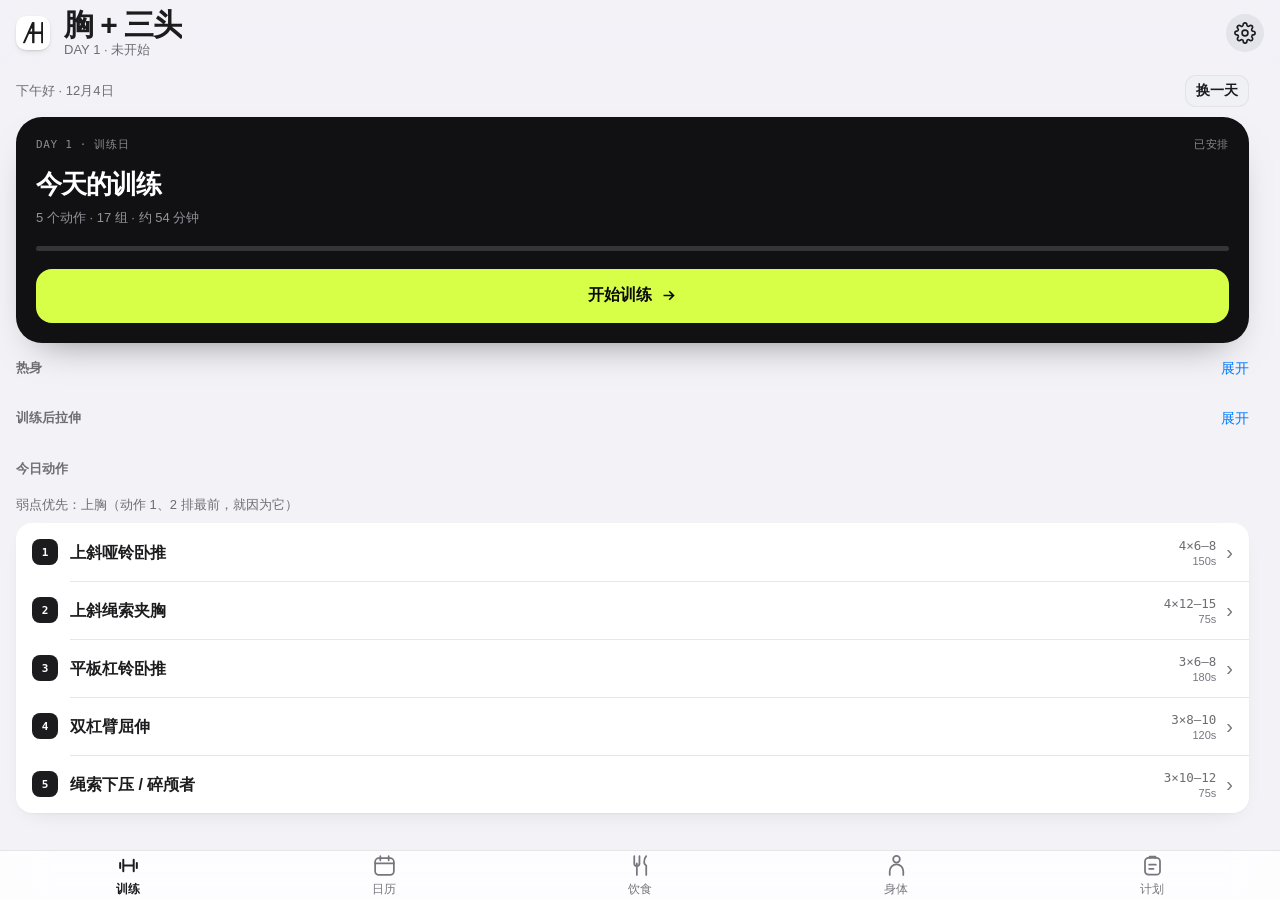
<file: index.html>
<!DOCTYPE html>
<html lang="zh-CN">
<head>
<meta charset="utf-8">
<!-- user-scalable=no / maximum-scale=1：安卓和桌面 Chrome 靠这一行就够。
     iOS 从 iOS 10 起会忽略它，所以还配了两条手势拦截（见 app.js 最后一段）。 -->
<meta name="viewport" content="width=device-width,initial-scale=1,maximum-scale=1,user-scalable=no,viewport-fit=cover">
<title>健身</title>

<!-- PWA -->
<link rel="manifest" href="manifest.webmanifest">
<meta name="theme-color" content="#F2F2F7">
<meta name="color-scheme" content="light dark">
<meta name="apple-mobile-web-app-capable" content="yes">
<meta name="mobile-web-app-capable" content="yes">
<meta id="iosStatusBar" name="apple-mobile-web-app-status-bar-style" content="default">
<meta name="apple-mobile-web-app-title" content="健身">
<link rel="apple-touch-icon" sizes="180x180" href="icons/icon-180.png?v=13">
<link rel="icon" type="image/png" sizes="192x192" href="icons/icon-192.png?v=13">

<!-- 外观：在样式表之前定好 light / dark，避免启动时白屏闪一下。
     存的是「用户选的模式」（light / dark / auto），实际生效值写到 data-theme。 -->
<script>
(function(){
  try{
    var m = localStorage.getItem("ah_theme") || "auto";
    var dark = m === "dark" || (m === "auto" && window.matchMedia && window.matchMedia("(prefers-color-scheme: dark)").matches);
    document.documentElement.setAttribute("data-theme", dark ? "dark" : "light");
    document.documentElement.setAttribute("data-theme-mode", m);
    var sb = document.getElementById("iosStatusBar");
    if (sb) sb.setAttribute("content", dark ? "black" : "default");
  }catch(e){}
})();
</script>

<link rel="stylesheet" href="style.css?v=21">
</head>
<body>

<!-- AH 母品牌标记 —— 只在这里写一次，顶栏和加载页都用 <use> 复用它。
     按《AH 母品牌图标规范 v1.0》重建：628 × 659，圆角笔画，斜撑并入左柱，
     单色（currentColor），不填靛蓝 / 绿色。路径取自母版 2509px 渲染的 50% 轮廓，
     外轮廓 + A 的字怀（fill-rule:evenodd）。 -->
<svg width="0" height="0" style="position:absolute" aria-hidden="true" focusable="false">
  <symbol id="ahMark" viewBox="0 0 628 659">
    <path fill-rule="evenodd" d="M294.0,0.0L328.0,0.0L334.0,2.0L345.0,10.0L350.0,18.0L352.0,25.0L352.0,277.0L355.0,284.0L361.0,290.0L367.0,293.0L541.0,293.0L551.0,287.0L556.0,277.0L557.0,22.0L561.0,13.0L566.0,7.0L580.0,0.0L604.0,0.0L611.0,2.0L618.0,8.0L620.0,8.0L627.0,19.0L628.0,636.0L623.0,647.0L611.0,657.0L604.0,659.0L580.0,659.0L574.0,657.0L564.0,650.0L558.0,640.0L556.0,633.0L556.0,382.0L551.0,372.0L541.0,366.0L367.0,366.0L361.0,369.0L355.0,375.0L352.0,382.0L352.0,633.0L347.0,646.0L338.0,655.0L328.0,659.0L300.0,658.0L291.0,653.0L281.0,640.0L279.0,630.0L279.0,380.0L276.0,374.0L265.0,366.0L192.0,366.0L182.0,372.0L182.0,374.0L178.0,378.0L175.0,388.0L151.0,439.0L148.0,449.0L128.0,491.0L125.0,501.0L121.0,507.0L121.0,510.0L117.0,516.0L117.0,519.0L113.0,525.0L113.0,528.0L109.0,534.0L109.0,537.0L105.0,543.0L102.0,553.0L98.0,559.0L98.0,562.0L94.0,568.0L94.0,571.0L90.0,577.0L90.0,580.0L86.0,586.0L86.0,589.0L82.0,595.0L82.0,598.0L78.0,604.0L78.0,607.0L75.0,611.0L75.0,614.0L71.0,620.0L71.0,623.0L67.0,629.0L61.0,645.0L51.0,655.0L40.0,659.0L16.0,659.0L7.0,655.0L1.0,647.0L0.0,632.0L3.0,624.0L7.0,618.0L7.0,615.0L19.0,591.0L22.0,581.0L42.0,539.0L45.0,529.0L49.0,523.0L49.0,520.0L53.0,514.0L64.0,486.0L84.0,444.0L87.0,434.0L107.0,392.0L110.0,382.0L126.0,349.0L129.0,339.0L149.0,297.0L152.0,287.0L172.0,245.0L175.0,235.0L191.0,202.0L194.0,192.0L214.0,150.0L217.0,140.0L237.0,98.0L237.0,95.0L256.0,55.0L256.0,52.0L271.0,21.0L271.0,18.0L280.0,6.0ZM262.0,200.0L254.0,206.0L248.0,222.0L244.0,228.0L244.0,231.0L241.0,235.0L241.0,238.0L230.0,260.0L230.0,263.0L223.0,276.0L223.0,283.0L225.0,288.0L232.0,293.0L271.0,293.0L278.0,288.0L280.0,283.0L280.0,211.0L276.0,203.0L274.0,203.0L273.0,201.0Z"/>
  </symbol>
</svg>

<!-- 顶栏 -->
<header id="hdr">
  <div class="hdr-in">
    <div class="hdr-l">
      <span class="brand" aria-hidden="true"><svg viewBox="0 0 628 659"><use href="#ahMark" xlink:href="#ahMark"/></svg></span>
      <div class="hdr-titles">
        <h1 id="hdrTitle">训练</h1>
        <div class="hdr-sub" id="hdrSub"></div>
      </div>
    </div>
    <button class="hdr-btn" id="btnGear" aria-label="设置">
      <span class="hdr-ic hdr-gear">
        <svg viewBox="0 0 24 24" width="22" height="22" fill="none" stroke="currentColor" stroke-width="1.8">
          <circle cx="12" cy="12" r="3.2"/>
          <path d="M19.4 15a1.65 1.65 0 0 0 .33 1.82l.06.06a2 2 0 1 1-2.83 2.83l-.06-.06a1.65 1.65 0 0 0-1.82-.33 1.65 1.65 0 0 0-1 1.51V21a2 2 0 1 1-4 0v-.09A1.65 1.65 0 0 0 9 19.4a1.65 1.65 0 0 0-1.82.33l-.06.06a2 2 0 1 1-2.83-2.83l.06-.06A1.65 1.65 0 0 0 4.6 15a1.65 1.65 0 0 0-1.51-1H3a2 2 0 1 1 0-4h.09A1.65 1.65 0 0 0 4.6 9a1.65 1.65 0 0 0-.33-1.82l-.06-.06a2 2 0 1 1 2.83-2.83l.06.06A1.65 1.65 0 0 0 9 4.6a1.65 1.65 0 0 0 1-1.51V3a2 2 0 1 1 4 0v.09a1.65 1.65 0 0 0 1 1.51 1.65 1.65 0 0 0 1.82-.33l.06-.06a2 2 0 1 1 2.83 2.83l-.06.06A1.65 1.65 0 0 0 19.4 9v.09a1.65 1.65 0 0 0 1.51 1H21a2 2 0 1 1 0 4h-.09a1.65 1.65 0 0 0-1.51 1z"/>
        </svg>
      </span>
      <span class="hdr-ic hdr-edit">
        <svg viewBox="0 0 24 24" width="21" height="21" fill="none" stroke="currentColor" stroke-width="1.8" stroke-linecap="round" stroke-linejoin="round">
          <path d="M4 20h4L19 9a2.5 2.5 0 0 0-3.5-3.5L4.5 16.5 4 20z"/>
          <path d="M13.5 7.5l3.5 3.5"/>
        </svg>
      </span>
    </button>
  </div>
</header>

<!-- 主视图 -->
<main id="view">
  <div class="empty"><div class="ic"><svg class="ic-ah" viewBox="0 0 628 659" aria-hidden="true"><use href="#ahMark" xlink:href="#ahMark"/></svg></div><div class="t">正在加载…</div></div>
</main>

<!-- 休息倒计时浮条 -->
<div id="restBar" class="rest-bar" hidden>
  <div class="rest-fill" id="restFill"></div>
  <div class="rest-in">
    <span class="rest-t" id="restTime">1:30</span>
    <span class="rest-l" id="restLabel">组间休息</span>
    <button class="rest-btn" id="restPlus">+30s</button>
    <button class="rest-btn rest-x" id="restSkip">跳过</button>
  </div>
</div>

<!-- 全屏专注 / 休息 / 锁屏预览。盖住顶栏和标签栏，退出后回到训练表格。 -->
<div id="focusRoot" class="focus-wrap" hidden></div>

<!-- 底部标签栏 -->
<nav id="tabs"></nav>

<!-- 弹层 -->
<div id="sheetWrap" class="sheet-wrap" hidden>
  <div class="sheet-mask" id="sheetMask"></div>
  <div class="sheet" id="sheet">
    <div class="sheet-grip"></div>
    <div class="sheet-hd">
      <button class="sheet-act" id="sheetCancel">取消</button>
      <span class="sheet-title" id="sheetTitle"></span>
      <button class="sheet-act strong" id="sheetDone">完成</button>
    </div>
    <div class="sheet-body" id="sheetBody"></div>
  </div>
</div>

<!-- 轻提示 -->
<div id="toast" class="toast" hidden></div>

<!-- 图片查看 -->
<div id="lightbox" class="lightbox" hidden>
  <button class="lb-x" id="lbClose">✕</button>
  <img id="lbImg" alt="">
</div>

<script src="app.js?v=21"></script>
</body>
</html>
</file>
<file: style.css>
/* ============================================================
   健身 App —— iOS 风格设计系统
   白底 + 系统蓝，圆角卡片，毛玻璃，safe-area 适配
   ============================================================ */

:root{
  /* 颜色 —— 白为主，黑/灰/荧光/蓝为辅。
     荧光只做「当前 / 完成 / 主操作」的填充，蓝只做信息与数据。 */
  --bg:#F2F2F7;
  --card:#FFFFFF;
  --card2:#F2F2F7;
  --card3:#E5E5EA;
  --tx:#1C1C1E;
  --tx2:#6D6D72;
  --tx3:#76767E;
  --line:rgba(60,60,67,.12);
  --line2:rgba(60,60,67,.07);

  --accent:#D8FF47;
  --accent-d:#B8E62E;
  --accent-fg:#0A0A0A;
  --accent-soft:rgba(216,255,71,.16);

  --blue:#007AFF;
  --blue-d:#0063CC;
  --blue-t:rgba(0,122,255,.10);
  --green:#1E9E44;
  --green-d:#1E9E44;
  --green-t:rgba(52,199,89,.12);
  --orange:#FF9F0A;
  --orange-t:rgba(255,159,10,.12);
  --orange-ink:#B26A00;
  --red:#FF453A;
  --red-t:rgba(255,69,58,.12);
  --purple:#AF52DE;
  --teal:#5AC8FA;
  --fill:rgba(118,118,128,.12);
  --field-bg:#EFF1F5;
  --field-line:rgba(17,17,20,.06);

  --f:-apple-system,BlinkMacSystemFont,"SF Pro Text","SF Pro Display","PingFang SC","Noto Sans SC","Microsoft YaHei",sans-serif;
  --fm:ui-monospace,"SF Mono","JetBrains Mono","Roboto Mono",Menlo,Consolas,monospace;

  /* 交互语义 */
  --ring-track:#E5E5EA;
  --cal-sel-bg:#000000;
  --cal-sel-fg:#FFFFFF;
  --cal-today-bg:var(--accent);
  --cal-today-fg:var(--accent-fg);
  --focus-ring:#000000;
  --done-tile-bg:#1C1C1E;
  --done-tile-fg:#FFFFFF;
  --btn-pri-bg:#000000;
  --btn-pri-fg:#FFFFFF;
  --btn-pri-sh:0 6px 18px -8px rgba(0,0,0,.35);
  --sheet-bg:#F2F2F7;
  --done-bg:var(--card);

  /* 尺寸 */
  --r:16px;
  --r-lg:20px;
  --gap:16px;
  --tabh:50px;

  --safe-t:env(safe-area-inset-top,0px);
  --safe-b:env(safe-area-inset-bottom,0px);
  --hdrh:66px;

  /* 阴影 —— 很轻，只负责把白卡从灰底上抬起来 */
  --sh-1:0 1px 2px rgba(0,0,0,.03), 0 8px 24px -14px rgba(0,0,0,.16);
  --sh-2:0 2px 6px rgba(0,0,0,.05), 0 16px 40px -18px rgba(0,0,0,.22);
  --sh-blue:0 3px 12px -2px rgba(0,0,0,.18);

  /* 部位色 —— 低饱和静态归类，不再用高饱和色抢动作信号 */
  --m-chest:#8A5A4A;    --m-chest-t:#F2E7E3;
  --m-back:#4A5F7A;     --m-back-t:#E6EBF2;
  --m-shoulder:#7A6435; --m-shoulder-t:#F2EDE0;
  --m-tri:#3F6B6B;      --m-tri-t:#E3EFEF;
  --m-bi:#6B4A7A;       --m-bi-t:#EEE8F2;
  --m-leg:#3F6B4A;      --m-leg-t:#E6F0E8;
  --m-glute:#7A4A5A;    --m-glute-t:#F2E6EA;
  --m-core:#6B5A45;     --m-core-t:#EFEAE3;

  /* 计划页分组竖条的中间调（低饱和，小面积） */
  --mb-chest:#D2B9B2; --mb-back:#BCC9DB; --mb-shoulder:#D4CDB2;
  --mb-tri:#B9D0C2; --mb-bi:#CDBBDD; --mb-leg:#B9D0C2;
  --mb-glute:#D8C3B4; --mb-core:#D4CDB2;
}

/* 深色 —— 训练 / 夜间共用。白卡换成 #1C1C1E，荧光保留为唯一动作信号，
   蓝色提亮到系统深色 #0A84FF；黑底上的主按钮改用荧光，避免黑按钮消失。 */
html[data-theme="dark"]{
  --bg:#000000;
  --card:#1C1C1E;
  --card2:#2C2C2E;
  --card3:#3A3A3C;
  --tx:#FFFFFF;
  --tx2:rgba(235,235,245,.72);
  --tx3:rgba(235,235,245,.48);
  --line:rgba(84,84,88,.55);
  --line2:rgba(84,84,88,.32);

  --blue:#0A84FF;
  --blue-d:#0071E3;
  --blue-t:rgba(10,132,255,.18);
  --green:#30D158;
  --green-d:#30D158;
  --green-t:rgba(48,209,88,.16);
  --orange:#FF9F0A;
  --orange-t:rgba(255,159,10,.18);
  --orange-ink:#FFB340;
  --red:#FF453A;
  --red-t:rgba(255,69,58,.18);
  --fill:rgba(120,120,128,.32);
  --field-bg:#2C2C2E;
  --field-line:rgba(255,255,255,.10);

  --ring-track:rgba(235,235,245,.18);
  --cal-sel-bg:#FFFFFF;
  --cal-sel-fg:#000000;
  --cal-today-bg:var(--blue);
  --cal-today-fg:#FFFFFF;
  --focus-ring:#FFFFFF;
  --done-tile-bg:#3A3A3C;
  --done-tile-fg:#FFFFFF;
  --btn-pri-bg:var(--accent);
  --btn-pri-fg:#000000;
  --btn-pri-sh:0 6px 18px -8px rgba(216,255,71,.36);
  --sheet-bg:#1C1C1E;
  --done-bg:var(--card);

  --sh-1:0 1px 2px rgba(0,0,0,.30), 0 8px 24px -14px rgba(0,0,0,.50);
  --sh-2:0 2px 6px rgba(0,0,0,.40), 0 18px 44px -20px rgba(0,0,0,.65);
  --sh-blue:0 3px 12px -2px rgba(0,0,0,.45);

  --m-chest:#D8B8AC;    --m-chest-t:rgba(216,184,172,.16);
  --m-back:#A9BED6;     --m-back-t:rgba(169,190,214,.16);
  --m-shoulder:#D6C596; --m-shoulder-t:rgba(214,197,150,.16);
  --m-tri:#9CC7C7;      --m-tri-t:rgba(156,199,199,.16);
  --m-bi:#C7AEDC;       --m-bi-t:rgba(199,174,220,.16);
  --m-leg:#A6CDB2;      --m-leg-t:rgba(166,205,178,.16);
  --m-glute:#D8AEBC;    --m-glute-t:rgba(216,174,188,.16);
  --m-core:#CBB89A;     --m-core-t:rgba(203,184,154,.16);

  --mb-chest:#6E5B58; --mb-back:#59656F; --mb-shoulder:#6C685C;
  --mb-tri:#5A6A63; --mb-bi:#665F70; --mb-leg:#5A6A63;
  --mb-glute:#6E5B58; --mb-core:#6C685C;
}

*{box-sizing:border-box; -webkit-tap-highlight-color:transparent}
[data-longpress]{-webkit-user-select:none; user-select:none; -webkit-touch-callout:none}
/* hidden 属性必须能压过下面的 display:flex —— 否则弹层/灯箱会一直盖在屏幕上 */
[hidden]{display:none !important}
/* touch-action:manipulation = 只干掉「双击缩放」，单指滚动照常。
   这里千万不能写 none —— 那会把页面滚动一起杀掉。 */
/* 固定外壳：页面本身不再滚动，只有 #view 这块内容区滚动。
   这样短页面（比如休息日）向下滑时，顶栏和底栏不会跟着整页回弹。 */
html{-webkit-text-size-adjust:100%; background:var(--bg); touch-action:manipulation;
  height:100%; overflow:hidden; overscroll-behavior:none; color-scheme:light}
html[data-theme="dark"]{color-scheme:dark}
body{
  margin:0; background:var(--bg); color:var(--tx); touch-action:manipulation;
  font:17px/1.45 -apple-system,BlinkMacSystemFont,"SF Pro Text","PingFang SC","Helvetica Neue","Microsoft YaHei",sans-serif;
  -webkit-font-smoothing:antialiased; -moz-osx-font-smoothing:grayscale;
  text-rendering:optimizeLegibility;
  height:100%; overflow:hidden; display:flex; flex-direction:column;
  padding-bottom:0; overscroll-behavior:none;
  transition:background-color .3s ease, color .3s ease;
}
/* 休息倒计时浮起来的时候，再让出它的高度，最后一组别被盖住 */
body.resting #view{padding-bottom:calc(var(--tabh) + var(--safe-b) + 78px)}
button,input,select,textarea{font-family:inherit; font-size:inherit; color:inherit}
button{border:none; background:none; padding:0; cursor:pointer}
a{color:var(--blue); text-decoration:none}
h1,h2,h3,h4,p{margin:0}

/* ---------------- 顶栏 ---------------- */
#hdr{
  position:sticky; top:0; z-index:60; flex:none;
  padding-top:var(--safe-t);
  background:rgba(242,242,247,.80);
  -webkit-backdrop-filter:saturate(180%) blur(20px);
  backdrop-filter:saturate(180%) blur(20px);
  border-bottom:.5px solid transparent;
  transition:border-color .2s, background .3s ease;
}
#hdr.scrolled{border-bottom-color:var(--line); background:rgba(242,242,247,.94)}
html[data-theme="dark"] #hdr{background:rgba(0,0,0,.74)}
html[data-theme="dark"] #hdr.scrolled{background:rgba(0,0,0,.90)}
/* 顶栏高度固定：滚动时只缩小标题和品牌，不再改变顶栏占位，
   避免短页面（比如休息日）一滑就整页上下跳 / 来回弹。 */
.hdr-in{
  height:var(--hdrh); min-height:var(--hdrh);
  display:flex; align-items:center; gap:10px;
  padding:8px var(--gap);
}
.hdr-l{flex:1; min-width:0; display:flex; align-items:center; gap:10px}
.hdr-titles{min-width:0; display:flex; flex-direction:column; justify-content:center; gap:1px}
#hdrTitle{
  font-size:17px; font-weight:650; letter-spacing:-.2px; line-height:1.15;
  transition:font-size .18s ease;
  white-space:nowrap; overflow:hidden; text-overflow:ellipsis;
}
#hdr:not(.scrolled) #hdrTitle{font-size:30px; font-weight:700; letter-spacing:-1px; line-height:1.1}
.hdr-sub{
  font-size:13px; color:var(--tx2); line-height:1.2;
  white-space:nowrap; overflow:hidden; text-overflow:ellipsis;
  opacity:1; transition:opacity .18s;
}
#hdr.scrolled .hdr-sub{opacity:1}

/* AH 母品牌标记 —— 顶栏左上角的小方块，就是主屏图标的缩小版：白底 + 墨黑标记。
   用内联矢量而不是图片，所以任何屏幕倍数下都不糊。
   宽高按新标识本身的比例 628 : 659 给，绝不拉伸。 */
.brand{
  flex:none; align-self:center; margin-right:4px;
  width:34px; height:34px; border-radius:10px;
  display:flex; align-items:center; justify-content:center;
  background:#fff; color:var(--tx);
  box-shadow:0 1px 2px rgba(0,0,0,.10), 0 3px 8px -4px rgba(0,0,0,.18);
  transition:width .18s ease, height .18s ease, border-radius .18s ease, background .3s ease, color .3s ease;
}
.brand svg{
  width:20.5px; height:21.5px; fill:currentColor; display:block;
  transition:width .18s ease, height .18s ease;
}
/* 滚动后顶栏收窄，标记跟着缩一号，和标题一起变小 */
#hdr.scrolled .brand{width:26px; height:26px; border-radius:8px}
#hdr.scrolled .brand svg{width:15.6px; height:16.4px}
html[data-theme="dark"] .brand{background:rgba(235,235,245,.12); color:#fff; box-shadow:0 0 0 .5px rgba(255,255,255,.10)}

/* 加载页：沿用 App 现有的软底方块，只把里面的 emoji 换成品牌标记 */
.ic-ah{width:38px; height:40px; fill:currentColor; color:var(--tx); display:block}

.hdr-btn{
  width:38px; height:38px; border-radius:50%; flex:none;
  display:flex; align-items:center; justify-content:center;
  color:var(--tx); background:var(--fill);
  transition:background .15s, transform .12s, color .3s ease;
}
.hdr-btn:active{background:var(--card3); transform:scale(.94)}
.hdr-ic{display:flex; align-items:center; justify-content:center}
.hdr-ic svg{display:block}
.hdr-edit{display:none}
#hdr.plan-mode .hdr-gear{display:none}
#hdr.plan-mode .hdr-edit{display:flex}

/* ---------------- 主视图 ---------------- */
#view{
  flex:1 1 auto; min-height:0;
  overflow-x:hidden; overflow-y:auto;
  -webkit-overflow-scrolling:touch;
  overscroll-behavior-y:contain;
  scrollbar-gutter:stable;
  padding:8px 0 calc(var(--tabh) + var(--safe-b) + 24px);
  outline:none;
}
#view.no-scroll{overflow-y:hidden}
/* 标签页切换：新页面按标签顺序的方向轻轻滑入 + 淡入。
   只动 opacity / transform，长列表也走合成层。 */
.view-inner{
  transition:opacity .26s cubic-bezier(.32,.72,0,1),
             transform .3s cubic-bezier(.32,.72,0,1);
}
.view-inner.view-enter{
  opacity:.35;
  transform:translateX(calc(var(--tab-dir, 1) * 18px));
  transition:none;
}
#hdrTitle.hdr-swap{animation:hdr-swap .3s cubic-bezier(.32,.72,0,1)}
@keyframes hdr-swap{
  from{opacity:.35; transform:translateY(4px)}
  to{opacity:1; transform:none}
}
.pad{padding:0 var(--gap)}
.sec{margin-bottom:24px}
.sec-t{
  font-size:13px; font-weight:600; color:var(--tx2);
  padding:0 var(--gap) 8px;
}
.sec-t .r{float:right; color:var(--blue); font-weight:500; font-size:13.5px}

/* ---------------- 卡片 / 列表 ---------------- */
.card{
  background:var(--card); border-radius:var(--r);
  margin:0 var(--gap); overflow:hidden;
  box-shadow:var(--sh-1);
}
.card + .card{margin-top:12px}
.card-pad{padding:15px var(--gap)}

.row{
  display:flex; align-items:center; gap:12px;
  padding:11px var(--gap); min-height:44px;
  position:relative;
}
.row + .row::before{
  content:""; position:absolute; left:var(--gap); right:0; top:0;
  height:.5px; background:var(--line);
}
.row:active{background:var(--line2)}
.row .rl{flex:1; min-width:0}
.row .rt{font-size:17px}
.row .rs{font-size:13px; color:var(--tx2); margin-top:1px}
.row .rv{color:var(--tx2); font-size:17px; flex:none}
.row .chev{color:var(--tx3); flex:none; margin-left:-4px}

/* ---------------- 标签栏 ---------------- */
#tabs{
  position:fixed; left:0; right:0; bottom:0; z-index:70;
  height:calc(var(--tabh) + var(--safe-b));
  padding-bottom:var(--safe-b);
  display:flex;
  background:rgba(255,255,255,.86);
  -webkit-backdrop-filter:saturate(180%) blur(22px);
  backdrop-filter:saturate(180%) blur(22px);
  border-top:.5px solid var(--line);
  transition:background .3s ease, border-color .3s ease;
}
#tabs button{
  flex:1; display:flex; flex-direction:column; align-items:center; justify-content:center;
  gap:3px; color:var(--tx3); font-size:12px; font-weight:500;
  transition:color .15s, transform .12s;
}
#tabs button svg{width:25px; height:25px; display:block; stroke-width:1.7}
#tabs button.on{color:var(--tx); font-weight:600}
#tabs button.on svg{stroke:var(--tx); stroke-width:1.9}
#tabs button:active{transform:scale(.92)}
html[data-theme="dark"] #tabs{background:rgba(28,28,30,.76); border-top-color:var(--line)}

/* ---------------- 动作卡（训练页） ---------------- */
.ex{
  background:var(--card); border-radius:var(--r);
  margin:0 var(--gap) 12px; overflow:hidden;
  box-shadow:var(--sh-1);
  transition:background .3s ease;
}
.ex.done{background:var(--done-bg)}
.ex-hd{
  display:flex; align-items:flex-start; gap:10px;
  padding:14px var(--gap) 10px;
}
/* 动作序号是这张卡片的「小标题」，级别高于下面的组号。
   以前它和 .sn（组号）配色一模一样、只差 4px 大小，根本分不出主次。
   现在改成实底深色，和浅灰方块的组号一眼就能区分。 */
.ex-i{
  flex:none; width:24px; height:24px; border-radius:8px;
  background:var(--tx); color:var(--card);
  font-size:12.5px; font-weight:700;
  display:flex; align-items:center; justify-content:center;
  margin-top:1px;
  transition:background .3s ease, color .3s ease;
}
.ex.done .ex-i{background:var(--done-tile-bg); color:var(--done-tile-fg); box-shadow:none}
.ex-nm{flex:1; min-width:0; font-size:17px; font-weight:650; letter-spacing:-.25px; line-height:1.3}
.ex-nm .pr{
  display:inline-block; vertical-align:2px; margin-left:6px;
  font-size:10px; font-weight:700; letter-spacing:.3px;
  color:var(--accent); background:#1C1C1E; padding:1.5px 6px; border-radius:5px;
  box-shadow:0 0 0 .5px rgba(216,255,71,.28);
}
.ex-set{
  flex:none; font-family:var(--fm); font-size:12px; line-height:1.2; font-weight:500;
  color:var(--tx2); background:transparent; padding:0; border-radius:0;
  white-space:nowrap; font-variant-numeric:tabular-nums; letter-spacing:-.02em;
}
/* 动作要点：按「·」拆开，居中排一行。
   之前每点是带底色的方块，视觉太重把动作名都压住了，
   现在去掉底和描边只留文字，靠中间的「·」分隔，不会连成一片。 */
.cue-chips{
  display:flex; flex-wrap:wrap; justify-content:center; align-items:baseline;
  padding:4px var(--gap) 0;
}
.cue-chip{font-size:12.5px; line-height:1.4; color:var(--tx2)}
.cue-chip b{color:var(--tx); font-weight:650}
.cue-dot{color:var(--tx3); font-size:12px; padding:0 7px}

/* 左缩进 = gap(16) + 编号(24) + 间距(10) = 50，和动作名对齐 */
.ex-last{
  font-size:12px; color:var(--tx2); padding:9px var(--gap) 0 50px;
  display:flex; align-items:center; justify-content:space-between; gap:8px;
}
/* flex:1 是必须的 —— 不写的话文字会按内容宽度顶出去，把右边按钮挤到第二行 */
.ex-last .el-main{flex:1 1 auto; min-width:0; overflow:hidden; text-overflow:ellipsis; white-space:nowrap}
.ex-last b{color:var(--tx); font-weight:600}

/* 组输入表 */
.sets{width:100%; border-collapse:separate; border-spacing:0; margin-top:12px}
.sets th{
  font-size:11.5px; font-weight:600; color:var(--tx3);
  padding:0 0 7px; text-align:center;
}
.sets th:first-child{text-align:left; padding-left:var(--gap); width:54px}
.sets td{padding:0 4px 7px; text-align:center; vertical-align:middle}
.sets td:first-child{padding-left:var(--gap); text-align:left}
.sets td:last-child{padding-right:var(--gap)}
.sn{
  width:28px; height:28px; border-radius:9px; background:var(--card3);
  color:var(--tx2); font-size:12.5px; font-weight:700;
  display:inline-flex; align-items:center; justify-content:center;
  transition:background .15s, color .15s, transform .12s, box-shadow .15s;
}
.sn:active{transform:scale(.9)}
.sn.warm{background:var(--orange-t); color:var(--orange-ink)}
.sn.on{background:var(--done-tile-bg); color:var(--done-tile-fg); box-shadow:none}
/* 输入格：浅灰「凹槽」+ 内描边。底色要够深才看得出是个输入框 */
.cell{
  width:100%; height:40px; border-radius:10px; text-align:center;
  background:var(--field-bg); border:none;
  box-shadow:inset 0 0 0 1px var(--field-line);
  font-size:16.5px; font-weight:600; padding:0 2px;
  font-variant-numeric:tabular-nums;
  -webkit-appearance:none; appearance:none;
  transition:background .15s, box-shadow .15s, color .3s ease;
}
.cell:focus{
  outline:none; background:var(--card);
  box-shadow:inset 0 0 0 1.5px var(--focus-ring), 0 0 0 3.5px rgba(118,118,128,.13);
}
.cell::placeholder{color:var(--tx3); font-weight:400; font-size:13px}
.cell.on{
  background:var(--card3); color:var(--tx);
  box-shadow:inset 0 0 0 1px var(--field-line);
}
.cell.rir{font-size:14.5px}

/* 快捷按钮：4 个等宽铺满一行，绝不断行。
   （「全部照上次」挪到上面的「上次」那行了，不占这里的位置。） */
.quick{
  display:grid; grid-template-columns:repeat(4,1fr); gap:7px;
  padding:4px var(--gap) 14px;
}
.qb{
  flex:none; height:34px; padding:0 11px; border-radius:11px;
  background:var(--field-bg); color:var(--tx);
  font-size:13.5px; font-weight:600; white-space:nowrap;
  box-shadow:inset 0 0 0 1px var(--field-line);
  transition:background .15s, transform .12s, color .3s ease;
}
.quick .qb{
  width:auto; min-width:0; padding:0 4px; font-size:12.5px;
  overflow:hidden; text-overflow:ellipsis;
}
.qb:active{background:var(--card3); transform:scale(.96)}
.qb.gray{color:var(--tx2)}
/* 小号：弹层里的 ↑ ↓ ✕ 和「全部照上次」 */
.qb.mini{height:30px; padding:0 9px; font-size:12.5px; border-radius:9px}
.qb.mini:disabled{opacity:.32}
.qb.mini.danger{background:var(--red-t); color:var(--red); box-shadow:inset 0 0 0 1px rgba(255,69,58,.22)}
/* 快捷记录按钮：等宽铺满一行，不要 3+1 那样掉一个下来 */
.qb-grid{display:grid; gap:8px}
.qb-grid.g4{grid-template-columns:repeat(4,1fr)}
.qb-grid.g3{grid-template-columns:repeat(3,1fr)}
.qb-grid .qb{width:auto; padding:0 4px; white-space:nowrap}

/* ---------------- 日历 ---------------- */
.cal-hd{
  display:flex; align-items:center; justify-content:space-between;
  padding:4px var(--gap) 12px;
}
/* 年月标题 = 下拉按钮 */
.cal-m{
  display:inline-flex; align-items:center; gap:4px;
  font-size:20px; font-weight:700; letter-spacing:-.4px; color:var(--tx);
  padding:6px 8px 6px 0; margin-left:-4px; border-radius:10px;
}
.cal-m:active{opacity:.55}
.cal-m svg{color:var(--tx3); margin-top:2px}
.cal-nav{display:flex; gap:4px}
.cal-nav button{
  width:34px; height:34px; border-radius:50%; color:var(--tx);
  font-size:17px; display:flex; align-items:center; justify-content:center;
}
.cal-nav button:active{background:var(--fill)}
.cal-nav button:disabled{color:var(--tx3)}
.cal{
  background:var(--card); border-radius:var(--r); margin:0 var(--gap);
  padding:12px 0 8px; box-shadow:var(--sh-1);
  transition:background .3s ease; overflow:hidden;
}
/* 三页横向排成一条轨道，实际只露出中间那一页 */
.cal-track{
  display:flex; width:300%;
  transform:translateX(-33.3333%);
  will-change:transform;
  touch-action:pan-y;
}
.cal-page{flex:none; width:33.3333%; box-sizing:border-box; padding:0 6px}
.cal-wk, .cal-grid{display:grid; grid-template-columns:repeat(7,1fr)}
.cal-wk div{
  text-align:center; font-size:11px; font-weight:600; color:var(--tx3);
  padding-bottom:8px;
}
.cal-d{
  aspect-ratio:1; display:flex; flex-direction:column;
  align-items:center; justify-content:center; gap:3px;
  font-size:15px; position:relative; z-index:0; border-radius:50%;
  transition:transform .12s, color .3s ease, background .3s ease;
}
.cal-d.pad{color:var(--tx3)}
/* 选中：浅色黑底白字 / 深色白底黑字 */
.cal-d.sel{
  background:var(--cal-sel-bg); color:var(--cal-sel-fg); font-weight:700;
  box-shadow:0 2px 8px -2px rgba(0,0,0,.22);
}
/* 今天：浅色荧光底黑字 / 深色蓝底白字；今天同时被选中时，今天底色优先 */
.cal-d.today{
  background:var(--cal-today-bg); color:var(--cal-today-fg); font-weight:700;
  box-shadow:0 2px 8px -2px rgba(0,0,0,.18);
}
.cal-d.today::after{display:none}
.cal-d.today .cdot{display:none}
.cal-d .cdot{
  position:absolute; left:50%; bottom:5px; transform:translateX(-50%);
  width:4px; height:4px; border-radius:50%; background:var(--tx3);
}
.cal-d.sel .cdot{display:none}
.cal-d.workout{font-weight:600}
.cal-d:active{transform:scale(.92)}
/* 旧的 8px 部位文字标签已改用 4px 点，详情放到日期下方 */
.cal-d .dtag{display:none}

/* 点日期后，下方详情轻轻滑入 */
.day-detail-wrap{
  transition:opacity .2s ease, transform .24s cubic-bezier(.32,.72,0,1);
}
.day-detail-wrap.detail-enter{
  opacity:.2;
  transform:translateY(6px);
  transition:none;
}

/* 点年月：标题下方浮出的小窗（下拉式），带缩放淡入 */
.cal-pop-mask{position:fixed; inset:0; z-index:230}
.cal-pop{
  position:fixed; z-index:231; width:288px; max-width:calc(100vw - 24px);
  background:var(--card); border-radius:18px; padding:10px 10px 12px;
  box-shadow:0 20px 50px -14px rgba(0,0,0,.4), 0 0 0 .5px rgba(0,0,0,.07);
  transform-origin:top center;
  transform:scale(.92) translateY(-6px); opacity:0;
  transition:transform .22s cubic-bezier(.32,.72,0,1), opacity .16s ease-out;
}
.cal-pop.on{transform:none; opacity:1}
html[data-theme="dark"] .cal-pop{box-shadow:0 20px 50px -14px rgba(0,0,0,.7), 0 0 0 .5px rgba(255,255,255,.09)}
.cal-pop-y{display:flex; align-items:center; justify-content:space-between; gap:10px; padding:0 0 9px}
.cal-pop-y b{font:700 17px var(--fm); letter-spacing:-.02em; color:var(--tx)}
.cal-pop-y button{
  width:34px; height:34px; border-radius:50%; background:var(--fill); color:var(--tx);
  font-size:19px; display:grid; place-items:center;
}
.cal-pop-y button:disabled{opacity:.28}
.cal-pop-y button:not(:disabled):active{background:var(--card3)}
.cal-pop-grid{display:grid; grid-template-columns:repeat(4,1fr); gap:6px}
.cal-pop-grid button{
  height:42px; border-radius:11px; background:var(--field-bg); color:var(--tx);
  font-size:14px; font-weight:600; box-shadow:inset 0 0 0 1px var(--field-line);
  transition:background .15s, color .15s, transform .12s;
}
.cal-pop-grid button:not(:disabled):active{transform:scale(.95)}
.cal-pop-grid button.on{background:var(--tx); color:var(--card); box-shadow:none}
.cal-pop-grid button:disabled{opacity:.3}

/* 热力图 */
.heat{padding:4px var(--gap) 8px}
.heat-row{display:flex; align-items:center; gap:8px; margin-bottom:9px}
.heat-lb{width:76px; flex:none; font-size:13px; color:var(--tx2); text-align:right; line-height:1.2}
.heat-bars{flex:1; display:flex; gap:3px; align-items:center; min-height:22px; flex-wrap:wrap}
.heat-b{
  width:11px; height:22px; border-radius:3.5px; background:var(--card3);
}
.heat-b.h1{background:rgba(0,122,255,.25)}
.heat-b.h2{background:rgba(0,122,255,.52)}
.heat-b.h3{background:var(--blue)}
.heat-n{font-size:12px; color:var(--tx2); flex:none; width:52px}
.heat-n b{color:var(--blue); font-weight:600}
html[data-theme="dark"] .heat-b.h1{background:rgba(10,132,255,.30)}
html[data-theme="dark"] .heat-b.h2{background:rgba(10,132,255,.58)}

/* ---------------- 图表 ---------------- */
.chart{margin:0 var(--gap); background:var(--card); border-radius:var(--r); padding:15px 8px 8px; box-shadow:var(--sh-1); transition:background .3s ease}
.chart svg{display:block; width:100%; height:auto; overflow:visible}
.chart-grid{stroke:var(--line)}
.chart-axis{fill:var(--tx3)}
.chart-t{font-size:15px; font-weight:600; padding:0 8px 10px}
.chart-t .v{color:var(--blue); font-weight:700; font-variant-numeric:tabular-nums}
.lg{display:flex; gap:14px; padding:2px 8px 8px; font-size:12px; color:var(--tx2)}
.lg i{display:inline-block; width:14px; height:3px; border-radius:2px; margin-right:5px; vertical-align:3px}

.stats{display:flex; margin:0 var(--gap); gap:10px}
.stat{
  flex:1; background:var(--card); border-radius:var(--r); padding:13px 10px 12px;
  text-align:center; box-shadow:var(--sh-1);
}
/* 数字用近黑，强调色留给真正需要突出的时候 */
.stat .v{font-size:23px; font-weight:700; letter-spacing:-.7px; color:var(--tx); font-variant-numeric:tabular-nums}
.stat .v small{font-size:12px; font-weight:600; color:var(--tx2); margin-left:2px; letter-spacing:0}
.stat .l{font-size:11.5px; color:var(--tx2); margin-top:3px}

/* ---------------- 饮食 ---------------- */
.ring-wrap{display:flex; align-items:center; justify-content:center; gap:26px; padding:18px 0 6px}
.ring{position:relative; width:104px; height:104px}
.ring svg{transform:rotate(-90deg)}
.ring-track{stroke:var(--ring-track)}
/* 圆弧本身做伸缩过渡：两个圈的百分比变化时，彩色部分在圈内平滑变长 / 变短 */
.ring-fill{
  transition:stroke .3s ease,
             stroke-dashoffset .55s cubic-bezier(.32,.72,0,1);
}
.ring .rv{
  position:absolute; inset:0; display:flex; flex-direction:column;
  align-items:center; justify-content:center;
}
.ring .rv b{font-size:23px; font-weight:700; letter-spacing:-.6px; color:var(--tx)}
.ring .rv s{text-decoration:none; font-size:11px; color:var(--tx2); margin-top:1px}

/* 饮食双环：两张独立卡片，环下只留一行目标 + 余量 */
.diet-rings{display:grid; grid-template-columns:1fr 1fr; gap:10px; margin:0 var(--gap) 14px}
.diet-ring-card{
  background:var(--card); border-radius:var(--r); box-shadow:var(--sh-1);
  padding:16px 8px 14px; text-align:center; transition:background .3s ease;
}
.diet-ring-card .ring{margin:0 auto}
.diet-ring-card .ring .rv b{font-size:30px}
.diet-ring-label{
  font-size:12.5px; color:var(--tx2); line-height:1.5;
  margin-top:12px; min-height:38px; font-variant-numeric:tabular-nums;
}

/* ---------------- 照片 ---------------- */
.ph-grid{display:grid; grid-template-columns:repeat(3,1fr); gap:8px; padding:0 var(--gap)}
.ph{
  position:relative; aspect-ratio:3/4; border-radius:10px; overflow:hidden;
  background:var(--card2); display:flex; align-items:center; justify-content:center;
}
.ph img{width:100%; height:100%; object-fit:cover; display:block}
.ph .lb{
  position:absolute; left:5px; bottom:5px; font-size:10px; font-weight:600;
  color:#fff; background:rgba(0,0,0,.45); padding:1px 5px; border-radius:4px;
  -webkit-backdrop-filter:blur(4px); backdrop-filter:blur(4px);
}
.ph .del{
  position:absolute; right:4px; top:4px; width:24px; height:24px; border-radius:50%;
  background:rgba(0,0,0,.45); color:#fff; font-size:13px; line-height:1;
  display:flex; align-items:center; justify-content:center;
  -webkit-backdrop-filter:blur(4px); backdrop-filter:blur(4px);
}
.ph.add{
  border:none; background:var(--blue-t); color:var(--blue);
  font-size:28px; font-weight:400;
  box-shadow:inset 0 0 0 1.5px rgba(0,122,255,.22);
}
.ph-month{display:flex; align-items:baseline; gap:8px; padding:16px var(--gap) 8px}
.ph-month b{font-size:15px; font-weight:700}
.ph-month s{text-decoration:none; font-size:12px; color:var(--tx2)}

.cmp{display:flex; gap:8px; padding:0 var(--gap)}
.cmp > div{flex:1; text-align:center}
.cmp img{width:100%; border-radius:10px; display:block; background:var(--card2)}
.cmp .cb{font-size:12px; color:var(--tx2); margin-top:6px}

/* ---------------- 分段控件 ---------------- */
.seg{
  display:flex; background:var(--card3); border-radius:11px; padding:3px;
  margin:0 var(--gap) 16px;
  transition:background .3s ease;
}
.seg button{
  flex:1; min-width:0; height:34px; border-radius:9px; font-size:13.5px; font-weight:600;
  color:var(--tx2); white-space:nowrap; overflow:hidden; text-overflow:ellipsis;
  transition:background .18s, color .18s, box-shadow .18s, transform .12s;
}
.seg button:active{transform:scale(.97)}
.seg button.on{background:var(--card); color:var(--tx); box-shadow:0 1px 3px rgba(0,0,0,.12), 0 0 0 .5px rgba(0,0,0,.04)}
html[data-theme="dark"] .seg button.on{background:#48484A; color:#fff; box-shadow:0 1px 3px rgba(0,0,0,.35)}

/* 分段内容切换：淡出 → 换内容 → 淡入，高度也跟着走 */
.seg-panel{
  transition:opacity .16s ease, transform .22s cubic-bezier(.32,.72,0,1),
             height .26s cubic-bezier(.32,.72,0,1);
}
.seg-panel.seg-leave{opacity:0; transform:translateY(3px)}
.seg-panel.seg-enter{opacity:0; transform:translateY(6px); transition:none}

/* ---------------- 底部弹层 ---------------- */
.sheet-wrap{position:fixed; inset:0; z-index:200}
.sheet-mask{
  position:absolute; inset:0; background:rgba(0,0,0,.4);
  opacity:0; transition:opacity .25s;
}
.sheet-wrap.on .sheet-mask{opacity:1}
.sheet{
  position:absolute; left:0; right:0; bottom:0;
  max-height:92vh; background:var(--sheet-bg);
  border-radius:26px 26px 0 0;
  display:flex; flex-direction:column;
  transform:translateY(101%);
  transition:transform .34s cubic-bezier(.32,.72,0,1), background .3s ease;
  padding-bottom:var(--safe-b);
  box-shadow:0 -8px 40px rgba(0,0,0,.18);
}
.sheet-wrap.on .sheet{transform:translateY(0)}
.sheet-grip{
  width:38px; height:5px; border-radius:3px;
  background:var(--tx3); opacity:.35;
  margin:9px auto 0; flex:none;
}
html[data-theme="dark"] .sheet{box-shadow:0 -8px 40px rgba(0,0,0,.55)}
/* 深色弹层里，卡片要比弹层底色亮一级，否则整块糊在一起 */
html[data-theme="dark"] .sheet .card,
html[data-theme="dark"] .sheet .food,
html[data-theme="dark"] .sheet .meal-total{background:#2C2C2E}
html[data-theme="dark"] .sheet .btn.sec,
html[data-theme="dark"] .sheet .btn.gray,
html[data-theme="dark"] .sheet .btn.danger{background:#2C2C2E}
.sheet-hd{
  display:flex; align-items:center; gap:8px; padding:8px var(--gap) 10px; flex:none;
}
.sheet-title{flex:1; text-align:center; font-size:17px; font-weight:600}
.sheet-act{font-size:17px; color:var(--blue); padding:6px 2px}
.sheet-act.strong{font-weight:700}
.sheet-body{overflow-y:auto; -webkit-overflow-scrolling:touch; padding-bottom:20px}
.sheet-body.sheet-swap{animation:sheet-swap .22s cubic-bezier(.32,.72,0,1)}
@keyframes sheet-swap{
  from{opacity:.35; transform:translateY(5px)}
  to{opacity:1; transform:none}
}

/* iOS 风格长按菜单 */
.ctx-wrap{
  position:fixed; inset:0; z-index:260;
  background:rgba(0,0,0,.16);
  -webkit-backdrop-filter:blur(10px); backdrop-filter:blur(10px);
  opacity:0; transition:opacity .18s;
}
.ctx-wrap.on{opacity:1}
.ctx-menu{
  position:fixed; left:16px; width:calc(100vw - 32px); max-width:340px; z-index:262;
  background:rgba(250,250,252,.94);
  -webkit-backdrop-filter:blur(24px) saturate(180%); backdrop-filter:blur(24px) saturate(180%);
  border-radius:18px; overflow:hidden;
  box-shadow:0 20px 50px -20px rgba(0,0,0,.45), 0 0 0 .5px rgba(0,0,0,.08);
  transform:scale(.94); opacity:0;
  transition:transform .18s cubic-bezier(.32,.72,0,1), opacity .18s;
}
.ctx-wrap.on .ctx-menu{transform:none; opacity:1}
.ctx-ghost{
  position:fixed; z-index:261; pointer-events:none; overflow:hidden;
  background:var(--card); border-radius:14px;
  box-shadow:0 12px 30px -10px rgba(0,0,0,.30);
}
.ctx-head{padding:14px 16px 12px; border-bottom:.5px solid var(--line)}
.ctx-name{font-size:18px; font-weight:700; letter-spacing:-.3px}
.ctx-meta{font-size:12.5px; color:var(--tx2); margin-top:3px}
.ctx-cue{
  font-size:12.5px; color:var(--tx2); line-height:1.55; margin-top:8px;
  display:-webkit-box; -webkit-line-clamp:3; -webkit-box-orient:vertical; overflow:hidden;
}
.ctx-item{
  display:flex; align-items:center; gap:12px; width:100%; height:50px; padding:0 16px;
  font-size:16px; color:var(--tx); text-align:left; border-top:.5px solid var(--line);
}
.ctx-item:first-of-type{border-top:none}
.ctx-item:active{background:var(--line2)}
.ctx-item .ci{flex:none; width:22px; height:22px; display:grid; place-items:center; color:var(--tx)}
.ctx-item .ci svg{width:20px; height:20px; display:block}
.ctx-item .chev{margin-left:auto; color:var(--tx3); font-size:18px}
.ctx-item.danger{color:var(--red)}
.ctx-item.danger .ci{color:var(--red)}
html[data-theme="dark"] .ctx-wrap{background:rgba(0,0,0,.35)}
html[data-theme="dark"] .ctx-menu{background:rgba(44,44,46,.94); box-shadow:0 20px 50px -20px rgba(0,0,0,.8), 0 0 0 .5px rgba(255,255,255,.10)}

/* 设置里的外观选项 */
.theme-opt .tick{
  flex:none; width:20px; text-align:right;
  color:var(--blue); font-size:17px; font-weight:700; opacity:0;
}
.theme-opt.sel .tick{opacity:1}

/* ---------------- 表单 ---------------- */
.fld{display:flex; align-items:center; gap:12px; padding:11px var(--gap); min-height:44px; position:relative}
.fld + .fld::before{content:""; position:absolute; left:var(--gap); right:0; top:0; height:.5px; background:var(--line)}
.fld label{flex:1; font-size:17px}
.fld input, .fld select{
  flex:none; width:130px; text-align:right; border:none; background:transparent;
  font-size:17px; color:var(--tx2); -webkit-appearance:none; appearance:none;
}
.fld input:focus, .fld select:focus{outline:none; color:var(--blue)}
.fld input.num{width:74px; text-align:right; font-variant-numeric:tabular-nums}

/* ---------------- 按钮 ---------------- */
.btn{
  display:block; width:100%; height:50px; border-radius:var(--r);
  background:var(--btn-pri-bg); color:var(--btn-pri-fg);
  font-size:17px; font-weight:600; letter-spacing:-.2px;
  text-align:center; line-height:50px;
  box-shadow:var(--btn-pri-sh);
  transition:transform .12s, box-shadow .15s, filter .15s, background .3s ease, color .3s ease;
}
.btn:active{transform:scale(.985); filter:brightness(.96)}
.btn.sec{background:var(--card); color:var(--tx); box-shadow:var(--sh-1), inset 0 0 0 .5px var(--line)}
.btn.gray{background:var(--card); color:var(--tx); box-shadow:var(--sh-1), inset 0 0 0 .5px var(--line)}
.btn.danger{background:var(--card); color:var(--red); box-shadow:var(--sh-1), inset 0 0 0 .5px var(--line)}
.btn.sm{height:42px; line-height:42px; font-size:15px; border-radius:12px}

/* iOS 开关 */
.sw{
  flex:none; width:51px; height:31px; border-radius:16px; background:var(--card3);
  position:relative; transition:background .22s;
}
.sw::after{
  content:""; position:absolute; top:2px; left:2px; width:27px; height:27px;
  border-radius:50%; background:#fff; box-shadow:0 2px 5px rgba(0,0,0,.2);
  transition:transform .2s;
}
.sw.on{background:var(--accent)}
.sw.on::after{transform:translateX(20px)}

/* ---------------- 空状态 ---------------- */
.empty{text-align:center; padding:46px 32px; color:var(--tx2)}
/* 图标给个圆角「软底」，比一个大号淡 emoji 有质感 */
.empty .ic{
  width:68px; height:68px; border-radius:22px; margin:0 auto 14px;
  display:flex; align-items:center; justify-content:center;
  font-size:31px; line-height:1;
  background:var(--card2);
  box-shadow:inset 0 0 0 .5px var(--line);
  transition:background .3s ease;
}
.empty .t{font-size:16px; font-weight:650; color:var(--tx); margin-bottom:6px; letter-spacing:-.2px}
.empty .d{font-size:13.5px; line-height:1.6}

/* ---------------- 休息倒计时条 ---------------- */
.rest-bar{
  position:fixed; left:var(--gap); right:var(--gap); z-index:90;
  bottom:calc(var(--tabh) + var(--safe-b) + 12px);
  border-radius:14px; overflow:hidden;
  background:rgba(28,28,30,.94);
  -webkit-backdrop-filter:blur(20px); backdrop-filter:blur(20px);
  box-shadow:0 8px 30px rgba(0,0,0,.28);
}
.rest-bar:not([hidden]){animation:rest-in .26s cubic-bezier(.32,.72,0,1)}
@keyframes rest-in{
  from{opacity:0; transform:translateY(12px)}
  to{opacity:1; transform:none}
}
.rest-fill{
  position:absolute; left:0; top:0; bottom:0; width:0;
  background:rgba(216,255,71,.38);
}
.rest-in{position:relative; display:flex; align-items:center; gap:9px; padding:11px 14px}
.rest-t{
  font-size:21px; font-weight:700; color:#fff; font-variant-numeric:tabular-nums;
  letter-spacing:-.5px; min-width:58px;
}
.rest-l{flex:1; font-size:13px; color:rgba(255,255,255,.6); white-space:nowrap; overflow:hidden; text-overflow:ellipsis}
.rest-btn{
  flex:none; height:30px; padding:0 12px; border-radius:15px;
  background:rgba(255,255,255,.16); color:#fff; font-size:13px; font-weight:600;
}
.rest-btn:active{background:rgba(255,255,255,.3)}
.rest-x{color:#FF8A80}

/* ---------------- 轻提示 ---------------- */
.toast{
  position:fixed; left:50%; transform:translateX(-50%);
  bottom:calc(var(--tabh) + var(--safe-b) + 78px);
  z-index:300; max-width:88vw;
  background:rgba(28,28,30,.94); color:#fff;
  -webkit-backdrop-filter:blur(20px); backdrop-filter:blur(20px);
  padding:11px 18px; border-radius:22px;
  font-size:14.5px; font-weight:500; text-align:center;
  box-shadow:0 6px 24px rgba(0,0,0,.25);
  animation:tin .22s ease;
}
@keyframes tin{from{opacity:0; transform:translate(-50%,8px)}to{opacity:1; transform:translate(-50%,0)}}
.toast.pr{background:#1C1C1E; color:var(--accent); font-weight:600; box-shadow:0 0 0 .5px rgba(216,255,71,.30), 0 6px 24px rgba(0,0,0,.35)}
html[data-theme="dark"] .toast{background:rgba(250,250,252,.94); color:#1C1C1E}
html[data-theme="dark"] .toast.pr{background:#1C1C1E; color:var(--accent)}
html[data-theme="dark"] .rest-bar{box-shadow:0 8px 30px rgba(0,0,0,.6), 0 0 0 .5px rgba(255,255,255,.10)}

/* ---------------- 图片查看 ---------------- */
.lightbox{
  position:fixed; inset:0; z-index:400; background:#000;
  display:flex; align-items:center; justify-content:center;
}
.lightbox:not([hidden]){animation:lb-in .2s ease}
@keyframes lb-in{
  from{opacity:0}
  to{opacity:1}
}
.lightbox img{animation:lb-zoom .24s cubic-bezier(.32,.72,0,1)}
@keyframes lb-zoom{
  from{opacity:.4; transform:scale(.97)}
  to{opacity:1; transform:none}
}
.lightbox img{max-width:100%; max-height:100%; object-fit:contain}
.lb-x{
  position:absolute; top:calc(var(--safe-t) + 12px); right:16px;
  width:38px; height:38px; border-radius:50%; color:#fff; font-size:19px;
  background:rgba(255,255,255,.16);
  display:flex; align-items:center; justify-content:center;
}

/* ---------------- 说明块 ---------------- */
.note{
  font-size:13px; color:var(--tx2); line-height:1.55;
  padding:8px var(--gap) 0;
}
.foot{font-size:12.5px; color:var(--tx3); text-align:center; padding:26px var(--gap) 8px; line-height:1.6}
.badge{
  display:inline-block; font-size:11px; font-weight:700; letter-spacing:.3px;
  padding:1.5px 7px; border-radius:6px; background:var(--blue-t); color:var(--blue);
}
.badge.g{background:var(--blue-t); color:var(--blue)}
.badge.o{background:var(--orange-t); color:var(--orange-ink)}

/* ---------------- 部位配色 ----------------
   一个部位一个色相，训练页 / 计划页 / 编辑弹层共用同一套。
   目的是「扫一眼就知道练哪儿」，不用去读灰字。 */
.badge.chest{background:var(--m-chest-t); color:var(--m-chest)}
.badge.back{background:var(--m-back-t); color:var(--m-back)}
.badge.shoulder{background:var(--m-shoulder-t); color:var(--m-shoulder)}
.badge.tri{background:var(--m-tri-t); color:var(--m-tri)}
.badge.bi{background:var(--m-bi-t); color:var(--m-bi)}
.badge.leg{background:var(--m-leg-t); color:var(--m-leg)}
.badge.glute{background:var(--m-glute-t); color:var(--m-glute)}
.badge.core{background:var(--m-core-t); color:var(--m-core)}

.mg-chips{display:flex; flex-wrap:wrap; gap:5px}
.mg-chip{
  display:inline-flex; align-items:center; gap:4px;
  font-size:11.5px; font-weight:700; line-height:1;
  padding:4px 8px; border-radius:7px;
  background:var(--card3); color:var(--tx2);
}
.mg-chip s{text-decoration:none; font-size:10.5px; font-weight:600; opacity:.7}
.mg-chip.sm{font-size:10.5px; padding:3px 6px; border-radius:6px; gap:0}
.mg-chip.chest{background:var(--m-chest-t); color:var(--m-chest)}
.mg-chip.back{background:var(--m-back-t); color:var(--m-back)}
.mg-chip.shoulder{background:var(--m-shoulder-t); color:var(--m-shoulder)}
.mg-chip.tri{background:var(--m-tri-t); color:var(--m-tri)}
.mg-chip.bi{background:var(--m-bi-t); color:var(--m-bi)}
.mg-chip.leg{background:var(--m-leg-t); color:var(--m-leg)}
.mg-chip.glute{background:var(--m-glute-t); color:var(--m-glute)}
.mg-chip.core{background:var(--m-core-t); color:var(--m-core)}

/* 计划页：同一部位的动作聚在一起，中间插一条部位小标题 */
.mg-sep{
  display:flex; align-items:center; gap:9px;
  font-size:11.5px; font-weight:700;
  padding:11px var(--gap) 4px; color:var(--tx2);
}
.mg-sep::after{content:""; flex:1; height:.5px; background:var(--line)}
.mg-sep.chest{color:var(--m-chest)}     .mg-sep.back{color:var(--m-back)}
.mg-sep.shoulder{color:var(--m-shoulder)}.mg-sep.tri{color:var(--m-tri)}
.mg-sep.bi{color:var(--m-bi)}           .mg-sep.leg{color:var(--m-leg)}
.mg-sep.glute{color:var(--m-glute)}     .mg-sep.core{color:var(--m-core)}

/* 列表行右侧的小字（比如「7 个动作 · 22 组」） */
.row .rh{flex:none; color:var(--tx2); font-size:12.5px; font-variant-numeric:tabular-nums}
/* 编辑弹层里那一行：左边文字 + 右边三个小按钮，间距收紧 */
.row.ed-row{gap:6px}

/* ---------------- 饮食：训练日 / 休息日 ---------------- */
.mode-chip{
  flex:none; display:inline-flex; align-items:center; justify-content:center;
  width:22px; height:22px; border-radius:7px; font-size:11px; font-weight:700;
}
.mode-chip.train{background:var(--blue-t); color:var(--blue)}
.mode-chip.rest{background:var(--card3); color:var(--tx2)}
.diet-eq{
  text-align:center; font-size:12.5px; color:var(--tx2);
  margin-top:14px; padding-top:12px; border-top:.5px solid var(--line);
}
.diet-eq b{color:var(--tx); font-weight:650; font-variant-numeric:tabular-nums}
.row .rv.meal-num{
  font-size:14px; display:flex; align-items:baseline; gap:4px;
  font-variant-numeric:tabular-nums;
}
.row .rv.meal-num .rv-t{font-size:11.5px; color:var(--tx3); text-decoration:none}

/* ============================================================
   记一顿：托盘 · 常吃网格
   ============================================================ */

/* 「这一顿」托盘：一行 = 菜名 + − 份数 ＋ 删 */
.row.tray-row{gap:6px}
.qty-v{
  flex:none; min-width:24px; text-align:center;
  font-size:14px; color:var(--tx); font-variant-numeric:tabular-nums;
}
/* 点菜名能进去改数字，所以给个可点的手感 */
.row .rl[data-mfe]:active{opacity:.55}

/* 「常吃」网格：一格一道菜，点一下就进托盘 */
.food-grid{
  display:grid; grid-template-columns:repeat(auto-fill,minmax(84px,1fr));
  gap:8px; padding:0 var(--gap);
}
.food{
  display:block; width:100%; border:0; cursor:pointer;
  background:var(--card); color:var(--tx); box-shadow:var(--sh-1);
  border-radius:13px; padding:10px 8px; min-height:50px;
  font:inherit; font-size:14px; line-height:1.25; text-align:center;
  white-space:nowrap; overflow:hidden; text-overflow:ellipsis;
}
.food:active{transform:scale(.96)}
.food s{
  display:block; margin-top:3px; text-decoration:none;
  font-size:11.5px; color:var(--tx3); font-variant-numeric:tabular-nums;
}
.food.on{background:var(--blue-t); color:var(--blue); box-shadow:inset 0 0 0 1.5px var(--blue)}
.food.on s{color:var(--blue)}

/* 「管理常吃」模式：每个 chip 右上角挂个红叉，点进去能改数字 / 删掉。
   .food 是 overflow:hidden，叉只能放在框里，挂到角上会被裁掉。
   padding-right 是留给叉的位置，免得菜名钻到它底下。 */
.food.mg{position:relative; padding-right:16px}
.food-x{
  position:absolute; top:3px; right:3px;
  width:14px; height:14px; border-radius:50%;
  background:var(--red); color:#fff;
  font-size:9px; font-style:normal; font-weight:700;
  line-height:14px; text-align:center; letter-spacing:0;
}

.cat-t{
  font-size:12.5px; color:var(--tx3); font-weight:600;
  margin:14px 0 8px; padding-left:2px;
}

/* 底部合计：吸在弹层下沿，滚到哪都看得见。
   bottom:-20px 配上下内边距 20px，是为了盖住 .sheet-body 自己那 20px 底部留白 ——
   不然滚动的内容会从合计条下面那条缝里露出来。 */
.meal-total{
  position:sticky; bottom:-20px; margin-top:16px;
  padding:12px 0 20px; text-align:center; font-size:13.5px; color:var(--tx2);
  font-variant-numeric:tabular-nums;
  background:var(--card); border-top:.5px solid var(--line);
}
.meal-total b{color:var(--tx); font-size:16px; font-weight:650}

/* 「早餐/午餐/晚餐」那一个小方块 */
.meal-chip{
  flex:none; display:inline-flex; align-items:center; justify-content:center;
  width:22px; height:22px; border-radius:7px; font-size:11px; font-weight:700;
  background:var(--blue-t); color:var(--blue);
}

/* 「输入今天的数值」入口：整行按钮 + 图标，不再缩在右上角 */
.entry-link{
  display:flex; align-items:center; gap:12px;
  width:calc(100% - var(--gap) * 2); margin:0 var(--gap);
  padding:12px 14px; border-radius:16px; text-align:left;
  background:var(--card); color:var(--tx); box-shadow:var(--sh-1);
  transition:transform .12s, background .3s ease;
}
.entry-link:active{transform:scale(.985)}
.entry-ic{
  flex:none; width:40px; height:40px; border-radius:12px;
  background:var(--blue-t); color:var(--blue);
  display:grid; place-items:center;
}
.entry-ic svg{width:21px; height:21px}
.entry-tx{flex:1; min-width:0}
.entry-tx b{display:block; font-size:15.5px; font-weight:650; letter-spacing:-.2px}
.entry-tx s{display:block; text-decoration:none; font-size:12.5px; color:var(--tx2); margin-top:2px}
.entry-link .chev{flex:none; color:var(--tx3)}

/* 常吃的空状态 */
.food-empty{
  margin:0 var(--gap); padding:16px 14px; border-radius:14px;
  border:1px dashed var(--field-line); text-align:center;
  font-size:12.5px; color:var(--tx3); line-height:1.6;
}
.food-empty b{display:block; color:var(--tx2); font-size:13.5px; margin-bottom:2px}
.sec-t .sec-sub{font-weight:400; color:var(--tx3); font-size:11.5px; margin-left:5px}

/* 分类胶囊：一次只显示一类，避免把整屏铺满 */
.cat-chips{
  display:flex; flex-wrap:nowrap; gap:6px;
  padding:0 var(--gap) 10px;
  overflow-x:auto; scrollbar-width:none; -webkit-overflow-scrolling:touch;
}
.cat-chips::-webkit-scrollbar{display:none}
.cat-chip{
  flex:none; height:30px; padding:0 12px; border-radius:100px;
  background:var(--card3); color:var(--tx2);
  font-size:12.5px; font-weight:600;
  transition:background .15s, color .15s;
}
.cat-chip.on{background:var(--tx); color:var(--card)}
.cat-chip:active{opacity:.7}

/* ============================================================
   输入饮食数值：大号数字卡片
   ============================================================ */
.num-card{
  background:var(--card); border-radius:16px; margin:0 var(--gap) 10px;
  padding:14px var(--gap); box-shadow:var(--sh-1);
  transition:background .3s ease;
}
.num-row{display:flex; align-items:center; gap:11px}
.num-ic{
  flex:none; width:40px; height:40px; border-radius:12px;
  background:var(--blue-t); color:var(--blue);
  display:grid; place-items:center;
}
.num-ic.kcal{background:var(--orange-t); color:var(--orange-ink)}
html[data-theme="dark"] .num-ic.kcal{color:var(--orange)}
.num-ic svg{width:21px; height:21px}
.num-lb{flex:1; min-width:0}
.num-lb b{display:block; font-size:15px; font-weight:600}
.num-lb s{display:block; text-decoration:none; font-size:12px; color:var(--tx2); margin-top:2px; line-height:1.3}
.num-inp{
  flex:none; width:96px; padding:0; text-align:right;
  border:none; background:transparent; border-radius:0;
  font:700 30px/1.1 var(--fm); letter-spacing:-.04em; color:var(--tx);
  font-variant-numeric:tabular-nums; -webkit-appearance:none; appearance:none;
}
.num-inp:focus{outline:none; color:var(--blue)}
.num-inp::placeholder{color:var(--tx3); font-weight:600}
.num-unit{flex:none; width:30px; margin-left:-4px; font-size:12px; color:var(--tx3)}
.num-quick{display:flex; gap:6px; margin-top:12px; padding-top:11px; border-top:.5px solid var(--line)}
.num-quick .qb{
  flex:1; min-width:0; height:34px; padding:0 4px;
  font-size:12.5px; border-radius:10px; background:var(--field-bg);
}
.num-prev{
  margin:2px var(--gap) 0; padding:12px var(--gap);
  background:var(--card); border-radius:16px; box-shadow:var(--sh-1);
  font-size:13.5px; color:var(--tx2); transition:background .3s ease;
}
.np-row{
  display:flex; justify-content:space-between; align-items:baseline; gap:12px;
  padding:3px 0; font-variant-numeric:tabular-nums;
}
.np-row b{color:var(--tx); font-weight:600}
.np-row.sum{margin-top:5px; padding-top:7px; border-top:.5px solid var(--line)}
.np-row.sum b{font-size:16px; font-weight:700}

/* ============================================================
   设置 → 目标（单独一层）
   ============================================================ */
.goal-sum{display:flex; gap:10px; margin:0 var(--gap)}
.gs-item{
  flex:1; background:var(--card); border-radius:var(--r);
  padding:16px 10px 14px; text-align:center; box-shadow:var(--sh-1);
}
.gs-item b{
  display:block; font:700 28px/1.15 var(--fm); letter-spacing:-.05em;
  color:var(--tx); font-variant-numeric:tabular-nums;
}
.gs-item span{display:block; margin-top:4px; font-size:12px; color:var(--tx2)}

/* ============================================================
   饮食页底部的「每天怎么吃」速查卡
   默认收起（只有一行），点开才渲染里面的内容。
   纯文字排版，不参与任何计算。
   ============================================================ */
.dp-meal{padding:11px 0; border-bottom:1px solid var(--line)}
.dp-meal:last-child{border-bottom:0; padding-bottom:2px}
.dp-hd{display:flex; justify-content:space-between; align-items:baseline; gap:10px}
.dp-hd b{font-size:15px; font-weight:650}
.dp-hd s{text-decoration:none; font-size:13px; color:var(--tx2); font-variant-numeric:tabular-nums}
.dp-it{font-size:13px; color:var(--tx2); line-height:1.65; margin-top:5px}
.dp-sum{
  font-size:12.5px; color:var(--tx3); line-height:1.65;
  margin-top:12px; padding-top:10px; border-top:1px dashed var(--line);
}
.dp-t{font-size:13px; font-weight:700; color:var(--tx2); padding-bottom:4px}
.dp-buy{
  display:flex; flex-wrap:wrap; align-items:baseline; gap:8px;
  padding:9px 0; border-bottom:1px solid var(--line);
}
.dp-buy:last-of-type{border-bottom:0}
.dp-buy b{font-size:14px; font-weight:600}
.dp-buy s{text-decoration:none; font-size:13px; font-weight:650; color:var(--blue); margin-left:auto; font-variant-numeric:tabular-nums}
.dp-s{flex-basis:100%; font-size:12.5px; color:var(--tx3); line-height:1.7}
.dp-s b{color:var(--tx2); font-weight:650}

/* 饮食计划卡顶部的「今天练 / 今天休息 · 目标多少 kcal」 */
.dp-day{
  font-size:13.5px; color:var(--tx2); line-height:1.7;
  padding:0 0 11px; margin-bottom:2px; border-bottom:1px solid var(--line);
}
.dp-day > b{font-size:15px; font-weight:700; color:var(--tx)}
.dp-day .dp-s{margin-top:5px}

/* ============================================================
   训练首页：黑色主卡 + 白色清单
   ============================================================ */
.train-topline{
  display:flex; justify-content:space-between; align-items:center; gap:10px;
  padding:0 var(--gap) 10px; font-size:13px; color:var(--tx2);
}
.train-topline .tt-date{font-variant-numeric:tabular-nums}
.train-hero{
  margin:0 var(--gap) 16px; padding:20px;
  background:#111114; color:#fff; border-radius:26px;
  box-shadow:0 18px 40px -24px rgba(0,0,0,.55);
  position:relative; overflow:hidden;
}
.train-hero .th-top{
  display:flex; justify-content:space-between; align-items:center; gap:10px;
  font:500 11px var(--fm); letter-spacing:.06em; color:rgba(235,235,245,.56);
  font-variant-numeric:tabular-nums;
}
.train-hero h2{
  font-size:26px; font-weight:700; letter-spacing:-.035em;
  color:#fff; margin-top:14px;
}
.train-hero .th-meta{font-size:13px; color:rgba(235,235,245,.6); margin-top:5px}
.train-hero .th-bar{
  height:5px; border-radius:100px; overflow:hidden;
  background:rgba(235,235,245,.16); margin-top:18px;
}
.train-hero .th-bar i{display:block; height:100%; border-radius:100px; background:var(--accent)}
.train-hero .th-btn{
  width:100%; height:54px; margin-top:18px; border-radius:16px;
  background:var(--accent); color:var(--accent-fg);
  font-size:16px; font-weight:700; display:flex; align-items:center; justify-content:center; gap:8px;
  transition:transform .12s, opacity .12s;
}
.train-hero .th-btn:active{transform:scale(.985); opacity:.9}
.train-hero .th-btn svg{width:17px; height:17px}
.train-hero .th-btn.ghost{background:rgba(235,235,245,.14); color:#fff}
.train-hero .th-sub{
  display:flex; justify-content:center; gap:16px; margin-top:12px;
  font-size:12px; color:rgba(235,235,245,.48);
}
.train-hero .th-sub button{color:rgba(255,255,255,.76); font-weight:600}
html[data-theme="dark"] .train-hero{
  background:#1C1C1E;
  box-shadow:0 0 0 .5px rgba(255,255,255,.10), 0 18px 40px -24px rgba(0,0,0,.8);
}

.train-list{
  margin:0 var(--gap); background:var(--card); border-radius:var(--r);
  box-shadow:var(--sh-1); overflow:hidden; transition:background .3s ease;
}
.train-list .tl-row{
  display:flex; align-items:center; gap:12px; padding:13px var(--gap);
  min-height:58px; position:relative;
}
.train-list .tl-row + .tl-row::before{
  content:""; position:absolute; left:54px; right:0; top:0; height:.5px; background:var(--line);
}
.train-list .tl-row:active{background:var(--line2)}
.tl-n{
  flex:none; width:26px; height:26px; border-radius:8px;
  background:var(--tx); color:var(--card); display:grid; place-items:center;
  font:700 11px var(--fm);
}
.tl-i{flex:1; min-width:0}
.tl-i b{display:block; font-size:16px; font-weight:600; white-space:nowrap; overflow:hidden; text-overflow:ellipsis}
.tl-i small{display:block; font-size:12px; color:var(--tx2); margin-top:2px}
.tl-r{flex:none; text-align:right; font:500 12.5px var(--fm); color:var(--tx2); white-space:nowrap; font-variant-numeric:tabular-nums}
.tl-r small{display:block; font-size:11px; color:var(--tx3); font-family:var(--f); margin-top:2px}
.train-list .chev{flex:none; color:var(--tx3); font-size:20px; line-height:1; margin-left:-2px}

/* 计划页：一天一张卡，卡头是动作表标题 + 预计时长 */
.plan-card{margin:0 var(--gap); background:var(--card); border-radius:var(--r); box-shadow:var(--sh-1); overflow:hidden; transition:background .3s ease}
.plan-h{display:flex; justify-content:space-between; align-items:baseline; gap:10px; padding:16px var(--gap) 12px}
.plan-h b{font-size:18px; font-weight:700; letter-spacing:-.2px}
.plan-h span{font:500 12.5px var(--fm); color:var(--tx3); white-space:nowrap; font-variant-numeric:tabular-nums}
.plan-g{
  position:relative; padding:8px var(--gap) 8px 20px;
  font:600 12px var(--f); color:var(--tx3); letter-spacing:.02em;
  border-top:.5px solid var(--line);
}
.plan-g:before{
  content:""; position:absolute; left:3px; top:50%; transform:translateY(-50%);
  width:3px; height:10px; border-radius:2px; background:var(--bar,var(--tx3));
}
.plan-row{display:flex; align-items:center; gap:12px; padding:11px var(--gap); position:relative}
.plan-row + .plan-row::before{
  content:""; position:absolute; left:54px; right:0; top:0; height:.5px; background:var(--line);
}
.plan-row:active{background:var(--line2)}
.plan-n{
  flex:none; width:26px; height:26px; border-radius:8px;
  background:var(--card3); color:var(--tx2); display:grid; place-items:center;
  font:600 11px var(--fm); font-variant-numeric:tabular-nums;
}
.plan-i{flex:1; min-width:0}
.plan-i b{display:block; font-size:15px; font-weight:600; line-height:1.3; white-space:nowrap; overflow:hidden; text-overflow:ellipsis}
.plan-i small{display:block; font-size:12.5px; color:var(--tx2); margin-top:3px; font-variant-numeric:tabular-nums}
.plan-row .chev{flex:none; color:var(--tx3); font-size:19px; line-height:1}
.train-toolbar{display:flex; gap:8px; padding:0 var(--gap) 12px}
#trainListWrap{scroll-margin-top:70px}
.tb-btn{
  flex:1; height:44px; border-radius:12px; background:var(--field-bg); color:var(--tx);
  font-size:14px; font-weight:600; box-shadow:inset 0 0 0 1px var(--field-line);
}
.tb-btn.acc{background:var(--accent); color:var(--accent-fg); box-shadow:none}
.tb-btn:active{transform:scale(.985); opacity:.9}

/* ============================================================
   全屏专注 / 休息 / 锁屏预览
   ============================================================ */
.focus-wrap{
  position:fixed; inset:0; z-index:150; display:flex; flex-direction:column;
  background:#000; color:#fff; overflow:hidden;
  padding:calc(var(--safe-t) + 6px) 0 calc(var(--safe-b) + 10px);
  opacity:0; transform:scale(.78);
  transform-origin:50% 42%;
  border-radius:34px;
  box-shadow:0 30px 80px -24px rgba(0,0,0,.55);
  transition:opacity .18s ease-out,
             transform .5s cubic-bezier(.22,1,.36,1),
             border-radius .5s cubic-bezier(.22,1,.36,1);
  will-change:transform, opacity;
  -webkit-backface-visibility:hidden; backface-visibility:hidden;
}
.focus-wrap.on{opacity:1; transform:scale(1); border-radius:0}
/* 退出：先稳稳缩回主卡（保持不透明），最后 0.2 秒才淡出，
   这样看到的是「App 缩回图标」，而不是整屏直接消失。 */
.focus-wrap.closing{
  transition:transform .46s cubic-bezier(.32,.72,0,1),
             border-radius .46s cubic-bezier(.32,.72,0,1),
             opacity .18s ease-in .32s;
}
/* 进入前摆起始位置 / 切标签时收起，都不要过渡 */
.focus-wrap.instant{transition:none !important}
.focus-wrap[hidden]{display:none !important}
body.focusing{overflow:hidden}
.focus-top{
  flex:none; min-height:44px; padding:0 20px;
  display:flex; align-items:center; justify-content:space-between; gap:10px;
}
.focus-brand{display:flex; align-items:center; gap:9px; min-width:0}
.focus-logo{
  flex:none; width:34px; height:34px; border-radius:10px;
  background:rgba(235,235,245,.12); box-shadow:0 0 0 .5px rgba(255,255,255,.10);
  display:grid; place-items:center;
}
.focus-logo svg{width:20px; height:21px; fill:#fff; display:block}
.focus-meta{
  font:500 13px var(--fm); color:rgba(235,235,245,.6);
  white-space:nowrap; font-variant-numeric:tabular-nums;
}
.focus-meta b{color:#fff; font-weight:600}
.focus-exit{
  flex:none; height:44px; min-width:72px; padding:0 14px; border-radius:22px;
  background:rgba(235,235,245,.11); color:#fff;
  font-size:13px; font-weight:600; display:flex; align-items:center; justify-content:center; gap:5px;
  transition:background .12s;
}
.focus-exit:active{background:rgba(235,235,245,.2)}
.focus-exit svg{width:15px; height:15px}
.focus-scroll{
  flex:1; min-height:0; overflow-y:auto; scrollbar-width:none;
  display:flex; flex-direction:column;
}
.focus-scroll::-webkit-scrollbar{display:none}
.focus-card{
  flex:none; margin:14px 20px 0; padding:18px; border-radius:24px;
  background:#1C1C1E; box-shadow:0 0 0 1px rgba(255,255,255,.10);
}
.focus-kicker{font:600 11px var(--f); letter-spacing:.03em; color:rgba(235,235,245,.56)}
.focus-setnum{display:flex; align-items:baseline; gap:8px; margin-top:6px}
.focus-setnum b{
  font:700 52px/1 var(--fm); letter-spacing:-.05em; color:#fff;
  font-variant-numeric:tabular-nums;
}
.focus-setnum span{font:500 16px var(--fm); color:rgba(235,235,245,.56)}
.focus-hint{margin-left:auto; align-self:flex-end; padding-bottom:4px; font:500 12px var(--f); color:rgba(235,235,245,.56)}
.focus-name{font-size:26px; font-weight:700; letter-spacing:-.03em; line-height:1.2; color:#fff; margin-top:11px}
.focus-last{
  display:flex; justify-content:space-between; gap:12px; margin-top:10px;
  font-size:13px; color:rgba(235,235,245,.6); font-variant-numeric:tabular-nums;
}
.focus-last b{color:#fff; font:600 13px var(--fm)}
.focus-progress{flex:none; margin:18px 20px 0}
.focus-bars{display:flex; gap:6px}
.focus-bars i{
  height:8px; flex:1; border-radius:100px; font-style:normal; overflow:hidden;
  background:rgba(235,235,245,.14);
}
.focus-bars i.done{background:rgba(255,255,255,.55)}
.focus-bars i.cur{background:#fff}
.focus-progress-l{
  display:flex; justify-content:space-between; gap:8px; margin-top:10px;
  font-size:12px; color:rgba(235,235,245,.42); font-variant-numeric:tabular-nums;
}
.focus-progress-l b{color:rgba(235,235,245,.72); font-weight:500}
.focus-spacer{
  flex:1; min-height:16px; padding:16px 20px; text-align:center;
  display:flex; align-items:center; justify-content:center;
}
.focus-next{font-size:12px; line-height:1.65; color:rgba(235,235,245,.38); font-variant-numeric:tabular-nums}
.focus-next b{display:block; color:rgba(255,255,255,.72); font-size:14px; font-weight:600; margin-top:2px}
.focus-next span{font:500 12px var(--fm)}
.focus-dock{flex:none; padding:0 20px}
.focus-dock-h{
  display:flex; justify-content:space-between; align-items:baseline; gap:8px;
  margin-bottom:9px; font-size:12px; color:rgba(235,235,245,.46);
}
.focus-dock-h b{font-size:13px; font-weight:600; color:#fff}
.focus-data{display:grid; grid-template-columns:1fr 1fr; gap:10px}
.focus-cell{
  min-width:0; text-align:center; padding:12px 12px 11px; border-radius:18px;
  background:#1C1C1E; box-shadow:0 0 0 1px rgba(255,255,255,.10);
}
.focus-cell label{display:block; font:600 11px var(--f); letter-spacing:.03em; color:rgba(235,235,245,.56)}
.focus-value{
  margin-top:5px; font:700 40px/1.15 var(--fm); letter-spacing:-.05em; color:#fff;
  font-variant-numeric:tabular-nums;
}
.focus-value small{font:500 13px var(--fm); color:rgba(235,235,245,.48); margin-left:2px; letter-spacing:0}
.focus-steps{display:flex; gap:8px; margin-top:9px}
.focus-steps button{
  flex:1; height:52px; border-radius:12px; background:#2C2C2E; color:#fff;
  font:500 22px var(--fm); display:grid; place-items:center;
  transition:background .12s, transform .12s;
}
.focus-steps button.plus{color:var(--accent)}
.focus-steps button:active{background:#3A3A3C; transform:scale(.97)}
.focus-main{
  width:100%; height:72px; margin-top:14px; border-radius:18px;
  background:var(--accent); color:var(--accent-fg);
  font-size:17px; font-weight:700; display:flex; align-items:center; justify-content:center; gap:9px;
  transition:transform .12s, opacity .12s;
}
.focus-main:active{transform:scale(.985); opacity:.9}
.focus-main svg{width:20px; height:20px}
.focus-feedback{
  display:flex; justify-content:center; flex-wrap:wrap; gap:14px;
  margin-top:9px; font-size:11px; color:rgba(235,235,245,.4);
}
.focus-feedback b{color:var(--accent); font-weight:600}
.focus-feedback button{font-size:11px; color:rgba(235,235,245,.54); text-decoration:underline; text-underline-offset:2px}
.focus-undo{
  display:flex; align-items:center; justify-content:space-between; gap:10px;
  margin-bottom:10px; padding:13px 15px; border-radius:14px;
  background:#2C2C2E; box-shadow:0 0 0 1px rgba(255,255,255,.10);
  font-size:12.5px; color:#fff;
}
.focus-undo b{font:600 13px var(--fm); color:var(--accent)}
.focus-undo button{
  flex:none; height:34px; padding:0 14px; border-radius:9px;
  background:var(--accent); color:var(--accent-fg); font-size:12.5px; font-weight:600;
}
.focus-undo.exit button{background:rgba(235,235,245,.16); color:#fff}

/* 全屏休息 */
.focus-rest{flex:1; min-height:0; display:flex; flex-direction:column; padding:0 20px}
.rest-head{padding-top:10px}
.rest-kicker{font:600 12px var(--f); letter-spacing:.04em; color:rgba(235,235,245,.56)}
.rest-title{font-size:19px; font-weight:700; color:#fff; margin-top:6px; line-height:1.35}
.rest-ring-wrap{position:relative; width:196px; height:196px; margin:18px auto 0; flex:none}
.rest-ring-wrap svg{position:absolute; inset:0; transform:rotate(-90deg)}
.rest-track{stroke:rgba(235,235,245,.14)}
.rest-fill{stroke:#FFFFFF; transition:stroke-dashoffset 1s linear, stroke .3s}
.rest-center{
  position:absolute; inset:0; display:flex; flex-direction:column;
  align-items:center; justify-content:center;
}
.rest-center b{
  font:700 60px/1 var(--fm); letter-spacing:-.06em; color:#fff;
  font-variant-numeric:tabular-nums;
}
.rest-center span{font-size:12px; color:rgba(235,235,245,.46); margin-top:8px}
.rest-next{
  text-align:center; margin-top:18px; font-size:14px; color:rgba(235,235,245,.62);
  font-variant-numeric:tabular-nums;
}
.rest-next b{color:#fff; font:600 15px var(--fm)}
.rest-dock{margin-top:auto; padding-top:20px}
.rest-actions{display:grid; grid-template-columns:1fr 1.6fr; gap:10px}
.rest-actions button{height:64px; border-radius:16px; font-size:15px; font-weight:600}
.rest-out{background:#2C2C2E; color:#fff}
.rest-pri{background:var(--accent); color:var(--accent-fg)}
.rest-feedback{
  text-align:center; font-size:11px; color:rgba(235,235,245,.4);
  margin-top:12px; line-height:1.7;
}
.rest-feedback button{color:rgba(235,235,245,.56); text-decoration:underline; text-underline-offset:2px}

/* 锁屏 / 灵动岛预览（目标形态） */
.lock-preview{
  flex:1; min-height:0; overflow-y:auto; padding:0 20px 28px;
  background:radial-gradient(120% 80% at 50% 0%,#2A2A30 0%,#0A0A0C 62%,#000 100%);
}
.lock-time{
  text-align:center; font:300 68px/1 var(--fm); letter-spacing:-.06em;
  color:#fff; margin-top:22px; font-variant-numeric:tabular-nums;
}
.lock-date{text-align:center; font-size:13px; color:rgba(235,235,245,.6); margin-top:7px}
.lock-island{
  width:150px; height:34px; margin:20px auto 0; border-radius:100px;
  background:#000; box-shadow:0 0 0 1px rgba(255,255,255,.12);
  display:flex; align-items:center; justify-content:center; gap:8px;
  font:600 11px var(--fm); color:var(--accent); font-variant-numeric:tabular-nums;
}
.lock-island i{width:7px; height:7px; border-radius:50%; background:var(--accent); font-style:normal}
.lock-label{
  font:600 10px var(--fm); letter-spacing:.14em; color:rgba(235,235,245,.48);
  margin:22px 0 9px;
}
.lock-card{background:rgba(28,28,30,.94); border-radius:20px; padding:16px 17px; box-shadow:0 0 0 1px rgba(255,255,255,.10)}
.lock-c1{display:flex; justify-content:space-between; align-items:center; gap:10px}
.lock-c1 b{font-size:13px; font-weight:600; color:#fff}
.lock-c1 span{font:500 11px var(--fm); color:rgba(235,235,245,.46); font-variant-numeric:tabular-nums}
.lock-num{font:700 46px/1 var(--fm); letter-spacing:-.05em; color:#fff; margin-top:10px; font-variant-numeric:tabular-nums}
.lock-btns{display:grid; grid-template-columns:1fr 1.4fr; gap:9px; margin-top:14px}
.lock-btns button{height:44px; border-radius:12px; font-size:13px; font-weight:600}
.lock-btns .b1{background:rgba(235,235,245,.14); color:#fff}
.lock-btns .b2{background:var(--accent); color:var(--ink)}
.lock-aod{
  margin-top:18px; padding:14px 16px; border-radius:16px;
  border:1px dashed rgba(255,255,255,.22);
  display:flex; justify-content:space-between; align-items:center; gap:10px;
}
.lock-aod b{font-size:12px; font-weight:600; color:#fff}
.lock-aod span{display:block; font-size:11px; color:rgba(235,235,245,.46); margin-top:3px}
.lock-aod em{font:700 22px var(--fm); font-style:normal; color:var(--accent); font-variant-numeric:tabular-nums}
.lock-tags{display:flex; flex-wrap:wrap; gap:6px; margin-top:16px}
.lock-tags span{
  font-size:10.5px; color:rgba(235,235,245,.6);
  background:rgba(235,235,245,.09); border-radius:100px; padding:5px 10px;
}
.lock-note{
  margin-top:16px; padding:13px 15px; border-radius:14px;
  background:rgba(255,159,10,.10); border:1px solid rgba(255,159,10,.22);
  font-size:12px; line-height:1.7; color:rgba(235,235,245,.66);
}
.lock-note b{color:#FFB340; font-weight:600}
.lock-back{
  width:100%; height:50px; margin-top:16px; border-radius:14px;
  background:rgba(235,235,245,.14); color:#fff; font-size:14px; font-weight:600;
}

/* 训练完成 */
.focus-done{
  flex:1; display:flex; flex-direction:column; align-items:center; justify-content:center;
  padding:0 28px; text-align:center;
}
.done-mark{
  width:88px; height:88px; border-radius:50%;
  background:#1C1C1E; color:var(--accent);
  display:grid; place-items:center; font-size:44px; font-weight:700;
  box-shadow:0 0 0 1px rgba(216,255,71,.35), 0 16px 40px -16px rgba(0,0,0,.8);
}
.focus-done h2{font-size:30px; font-weight:700; letter-spacing:-.04em; color:#fff; margin-top:20px}
.focus-done > p{font-size:14px; color:rgba(235,235,245,.62); margin-top:10px; line-height:1.7}
.done-stats{
  display:grid; grid-template-columns:repeat(3,1fr); width:100%; margin-top:24px;
  padding:16px 0; border-top:1px solid rgba(255,255,255,.12); border-bottom:1px solid rgba(255,255,255,.12);
}
.done-stats div{text-align:center; border-right:1px solid rgba(255,255,255,.12)}
.done-stats div:last-child{border-right:none}
.done-stats b{display:block; font:700 22px var(--fm); color:#fff; font-variant-numeric:tabular-nums}
.done-stats span{display:block; font-size:11px; color:rgba(235,235,245,.46); margin-top:5px}
.focus-done .focus-main{margin-top:26px}
.done-secondary{
  width:100%; height:50px; margin-top:10px; border-radius:14px;
  background:#2C2C2E; color:#fff; font-size:14px; font-weight:600;
}

/* 系统开启「减少动态效果」时，所有新增过渡都退化成直接切换 */
@media (prefers-reduced-motion: reduce){
  .view-inner,
  .seg-panel,
  .day-detail-wrap,
  .ring-fill{transition:none}
  .view-inner.view-enter,
  .seg-panel.seg-enter,
  .day-detail-wrap.detail-enter{opacity:1; transform:none}
  #hdrTitle.hdr-swap,
  .rest-bar:not([hidden]),
  .lightbox:not([hidden]),
  .lightbox img,
  .sheet-body.sheet-swap{animation:none}
  .seg button:active,
  .cal-d:active{transform:none}
}
</file>
